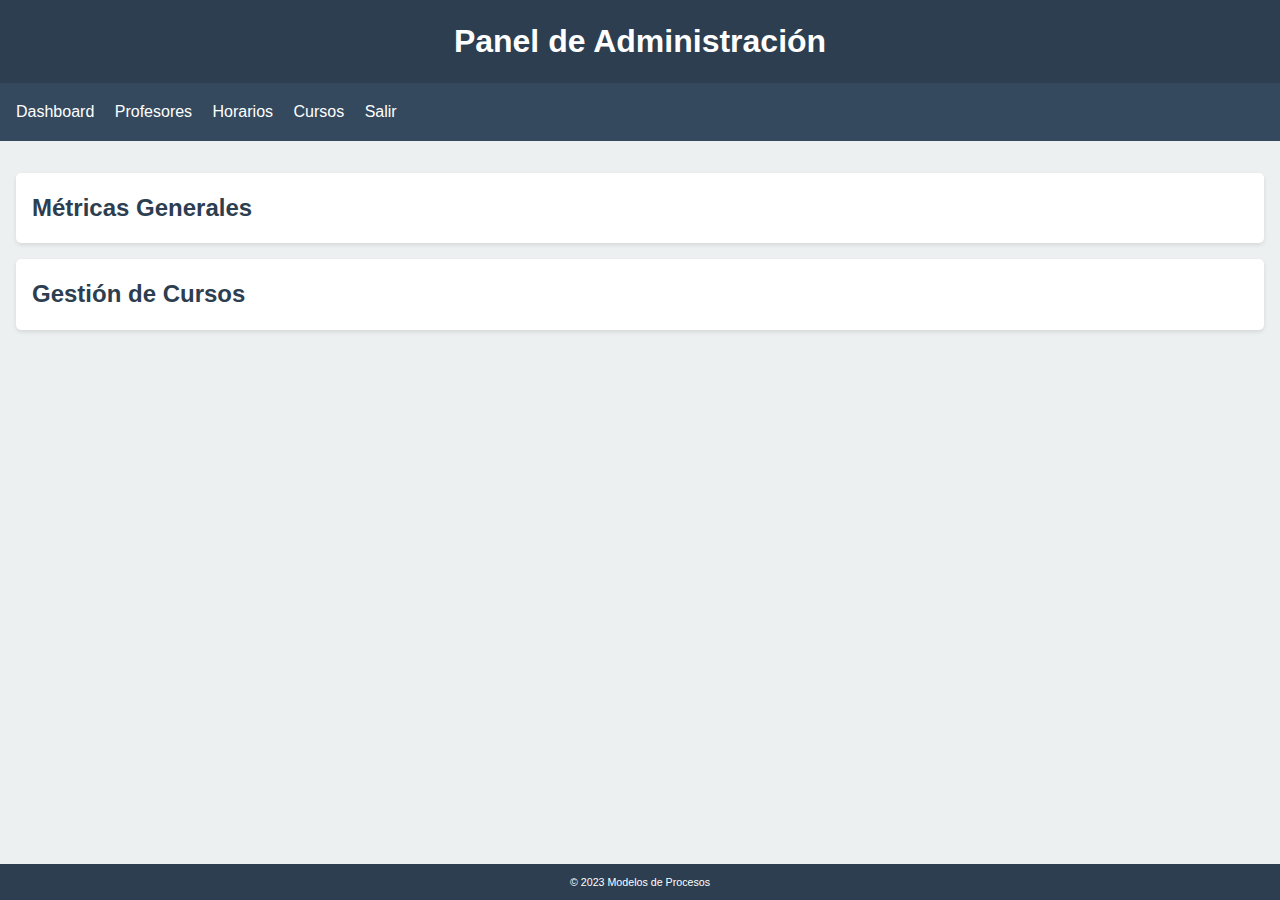
<file: admin/index.html>
<!DOCTYPE html>
<html lang="es">
<head>
    <meta charset="UTF-8">
    <meta name="viewport" content="width=device-width, initial-scale=1.0">
    <title>Admin - Dashboard</title>
    <link rel="stylesheet" href="styles.css">
    <script src="scripts.js" defer></script>
    <style>
        :root {
            --primary: #2C3E50;    /* Header y footer */
            --secondary: #34495E;   /* Navegación */
            --accent: #3498DB;      /* Botones y elementos interactivos */
            --background: #ECF0F1;  /* Fondo general */
            --success: #27AE60;     /* Botones de confirmación */
        }
    </style>
</head>
<body>
    <header>
        <h1>Panel de Administración</h1>
    </header>
    <nav>
        <ul>
            <li><a href="index.html">Dashboard</a></li>
            <li><a href="profesores.html">Profesores</a></li>
            <li><a href="horarios.html">Horarios</a></li>
            <li><a href="cursos.html">Cursos</a></li>
            <li><a href="../index.html">Salir</a></li>

        </ul>
    </nav>
    <main>
        <section id="dashboard">
            <h2>Métricas Generales</h2>
            <!-- Aquí se mostrarán las métricas generales -->
        </section>
        <section>
            <h2>Gestión de Cursos</h2>
            <!-- Contenido específico para el administrador -->
        </section>
    </main>
    <footer>
        <small>&copy; 2023 Modelos de Procesos</small>
    </footer>
    <div id="notification" class="hidden"></div>
</body>
</html>
</file>
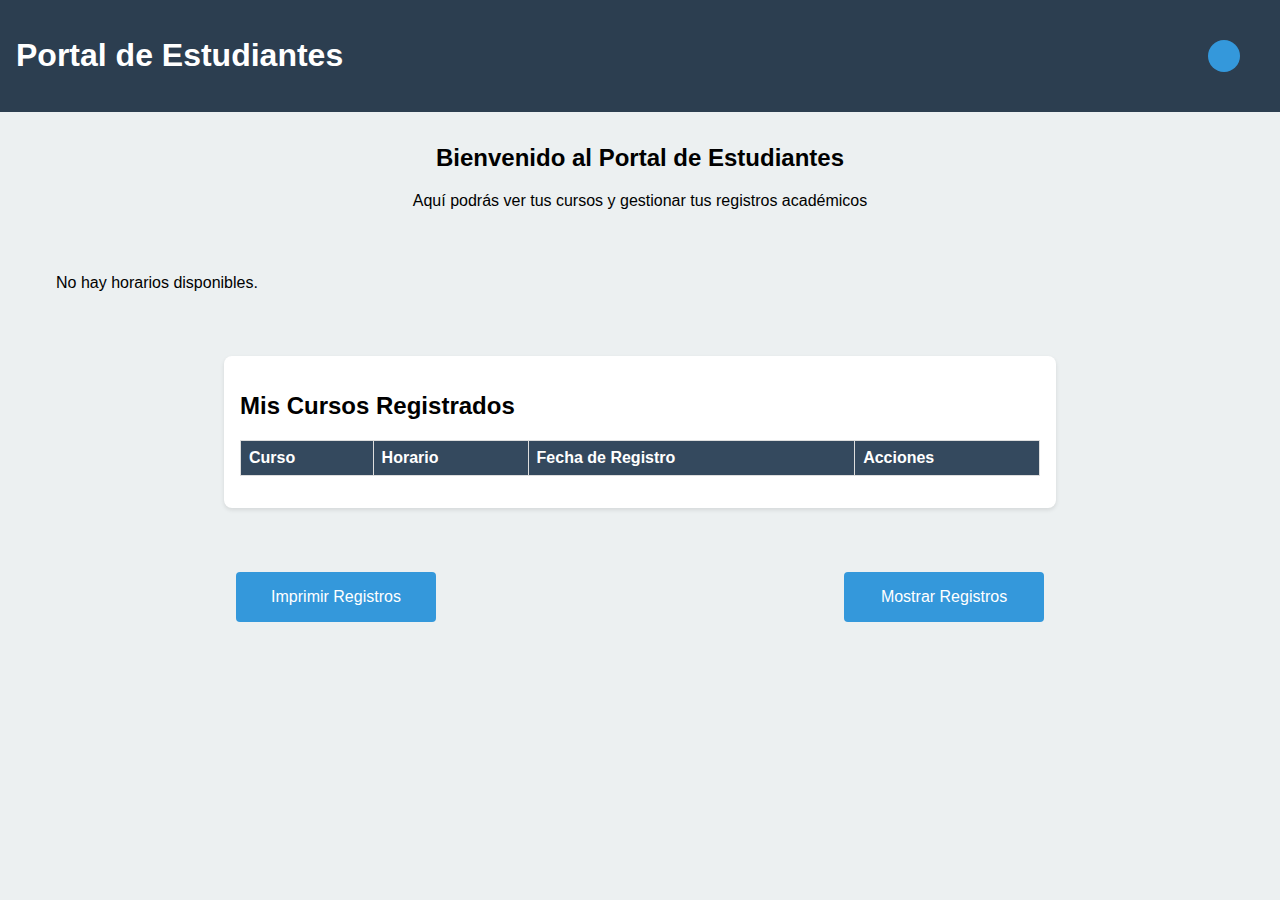
<file: estudiantes/index.html>
<!DOCTYPE html>
<html lang="es">
<head>
    <meta charset="UTF-8">
    <meta name="viewport" content="width=device-width, initial-scale=1.0">
    <title>Portal de Estudiantes</title>
    <style>
        :root {
            --primary: #2c3e50;
            --secondary: #34495e;
            --accent: #3498db;
            --background: #ecf0f1;
        }

        body {
            margin: 0;
            padding: 0;
            font-family: Arial, sans-serif;
            background-color: var(--background);
        }

        header {
            background-color: var(--primary);
            color: white;
            padding: 1rem;
            display: flex;
            justify-content: space-between;
            align-items: center;
        }

        main {
            max-width: 1200px;
            margin: 2rem auto;
            padding: 0 1rem;
        }

        .welcome-section {
            text-align: center;
            margin-bottom: 2rem;
        }

        .courses-grid {
            display: grid;
            grid-template-columns: repeat(auto-fit, minmax(300px, 1fr));
            gap: 1rem;
            padding: 1rem;
        }

        .course-card {
            background: white;
            border-radius: 8px;
            padding: 1rem;
            box-shadow: 0 2px 4px rgba(0,0,0,0.1);
        }

        .course-card h3 {
            color: var(--primary);
            margin-top: 0;
        }

        .button {
            background-color: var(--accent);
            color: white;
            padding: 0.5rem 1rem;
            border: none;
            border-radius: 4px;
            cursor: pointer;
        }

        .button:hover {
            background-color: var(--secondary);
        }

        /* Estilos para el menú de usuario */
        .user-dropdown {
            position: relative;
            display: inline-block;
        }

        .user-info {
            display: flex;
            align-items: center;
            gap: 0.5rem;
            cursor: pointer;
            padding: 0.5rem 1rem;
            border-radius: 0.5rem;
            color: white;
        }

        .user-info:hover {
            background-color: var(--secondary);
        }

        .user-avatar {
            width: 32px;
            height: 32px;
            border-radius: 50%;
            background-color: var(--accent);
            display: flex;
            align-items: center;
            justify-content: center;
            font-weight: bold;
        }

        .dropdown-content {
            display: none;
            position: absolute;
            right: 0;
            background-color: white;
            min-width: 160px;
            box-shadow: 0 8px 16px rgba(0,0,0,0.1);
            border-radius: 0.5rem;
            z-index: 1;
        }

        .dropdown-content a {
            color: var(--primary);
            padding: 12px 16px;
            text-decoration: none;
            display: block;
        }

        .dropdown-content a:hover {
            background-color: var(--background);
        }

        .show {
            display: block;
        }

        /* Estilos para la tabla de registros */
        .print-table {
            width: 100%;
            border-collapse: collapse;
            margin: 1rem 0;
        }

        .print-table th,
        .print-table td {
            border: 1px solid #ddd;
            padding: 8px;
            text-align: left;
        }

        .print-table th {
            background-color: var(--secondary);
            color: white;
        }

        @media print {
            body * {
                visibility: hidden;
            }
            .print-content, .print-content * {
                visibility: visible;
            }
            .print-content {
                position: absolute;
                left: 0;
                top: 0;
            }
        }

        .user-menu {
            position: absolute;
            top: 1rem;
            right: 1rem;
            z-index: 100;
        }

        .user-button {
            background: none;
            border: none;
            color: white;
            cursor: pointer;
            padding: 0.5rem 1rem;
            font-size: 1rem;
            display: flex;
            align-items: center;
            gap: 0.5rem;
        }

        .user-menu-content {
            display: none;
            position: absolute;
            right: 0;
            top: 100%;
            background-color: white;
            box-shadow: 0 2px 5px rgba(0,0,0,0.2);
            border-radius: 4px;
            min-width: 150px;
        }

        .user-menu-content a {
            display: block;
            padding: 0.5rem 1rem;
            color: #333;
            text-decoration: none;
        }

        .user-menu-content a:hover {
            background-color: #f0f0f0;
        }

        .show {
            display: block;
        }
        
        .print-button {
            display: block;
            width: 200px;
            margin: 2rem auto;
            padding: 1rem;
            background-color: var(--accent);
            color: white;
            border: none;
            border-radius: 4px;
            cursor: pointer;
            font-size: 1rem;
            text-align: center;
        }

        .print-button:hover {
            background-color: var(--secondary);
        }

        .buttons-container {
            display: flex;
            justify-content: center;
            gap: 1rem;
            margin: 2rem auto;
        }

        .registros-section {
            max-width: 800px;
            margin: 2rem auto;
            padding: 1rem;
            background-color: white;
            border-radius: 8px;
            box-shadow: 0 2px 4px rgba(0,0,0,0.1);
            display: none;
        }

        .registros-section.visible {
            display: block;
        }
    </style>
</head>
<body>
    <header>
        <h1>Portal de Estudiantes</h1>
        <!-- Mantener el menú de usuario existente -->
        <div class="user-dropdown">
            <div class="user-info" onclick="toggleDropdown()">
                <div class="user-avatar" id="userInitials"></div>
                <span id="userName"></span>
            </div>
            <div class="dropdown-content" id="userDropdown">
                <a href="#" onclick="handleLogout()">Salir</a>
            </div>
        </div>
    </header>

    <main>
        <section class="welcome-section">
            <h2>Bienvenido al Portal de Estudiantes</h2>
            <p>Aquí podrás ver tus cursos y gestionar tus registros académicos</p>
        </section>

        <section class="courses-grid">
            <div class="course-card">
                <h3>Matemáticas</h3>
                <p>Horario: 8:00 AM - 10:00 AM</p>
                <button class="button" onclick="registrarCurso('Matemáticas', '8:00 AM - 10:00 AM')">Registrar</button>
            </div>
            <div class="course-card">
                <h3>Historia</h3>
                <p>Horario: 10:30 AM - 12:30 PM</p>
                <button class="button" onclick="registrarCurso('Historia', '10:30 AM - 12:30 PM')">Registrar</button>
            </div>
            <div class="course-card">
                <h3>Ciencias</h3>
                <p>Horario: 2:00 PM - 4:00 PM</p>
                <button class="button" onclick="registrarCurso('Ciencias', '2:00 PM - 4:00 PM')">Registrar</button>
            </div>
        </section>

        <!-- Modificar la sección de la tabla de registros -->
        <section class="registros-section" style="display: block; margin-top: 2rem;">
            <h2>Mis Cursos Registrados</h2>
            <table class="print-table">
                <thead>
                    <tr>
                        <th>Curso</th>
                        <th>Horario</th>
                        <th>Fecha de Registro</th>
                        <th>Acciones</th>
                    </tr>
                </thead>
                <tbody id="cursosRegistrados">
                </tbody>
            </table>
        </section>

        <div class="buttons-container">
            <button class="print-button" onclick="imprimirRegistros()">
                Imprimir Registros
            </button>
            <button class="print-button" onclick="mostrarRegistros()">
                Mostrar Registros
            </button>
        </div>

        <section id="registrosSection" class="registros-section">
            <h2>Registros de Estudiante</h2>
            <table class="print-table">
                <thead>
                    <tr>
                        <th>Curso</th>
                        <th>Horario</th>
                        <th>Fecha de Registro</th>
                    </tr>
                </thead>
                <tbody id="registrosTableBody">
                </tbody>
            </table>
        </section>
    </main>

    <!-- Contenedor oculto para la impresión -->
    <div id="printArea" style="display: none;">
        <div class="print-content">
            <h2>Registros de Estudiante</h2>
            <table class="print-table">
                <thead>
                    <tr>
                        <th>Curso</th>
                        <th>Horario</th>
                        <th>Fecha de Registro</th>
                    </tr>
                </thead>
                <tbody id="registrosBody">
                </tbody>
            </table>
        </div>
    </div>

    <script>
        document.addEventListener('DOMContentLoaded', function() {
    cargarHorariosDisponibles();
});

// Función para cargar horarios en el portal de estudiantes
function cargarHorariosDisponibles() {
    const cursosGrid = document.querySelector('.courses-grid');
    cursosGrid.innerHTML = '';

    const horarios = JSON.parse(localStorage.getItem('horarios')) || [];

    if (horarios.length === 0) {
        cursosGrid.innerHTML = '<p>No hay horarios disponibles.</p>';
        return;
    }

    horarios.forEach(h => {
        const div = document.createElement('div');
        div.classList.add('course-card');
        div.innerHTML = `
            <h3>${h.curso}</h3>
            <p>Horario: ${h.horario}</p>
            <button class="button" onclick="registrarCurso('${h.curso}', '${h.horario}')">Registrar</button>
        `;
        cursosGrid.appendChild(div);
    });
}

        // Función para obtener iniciales del nombre
        function getInitials(name) {
            return name
                .split(' ')
                .map(word => word[0])
                .join('')
                .toUpperCase();
        }

        // Mostrar información del usuario
        document.addEventListener('DOMContentLoaded', function() {
            const users = JSON.parse(localStorage.getItem('users')) || [];
            const currentUser = users[users.length - 1];
            if (currentUser) {
                document.getElementById('userName').textContent = currentUser.fullName;
                document.getElementById('userInitials').textContent = getInitials(currentUser.fullName);
            }
        });

        // Toggle dropdown
        function toggleDropdown() {
            document.getElementById('userDropdown').classList.toggle('show');
        }

        // Cerrar dropdown al hacer clic fuera
        window.onclick = function(event) {
            if (!event.target.matches('.user-info') && !event.target.matches('.user-info *')) {
                const dropdowns = document.getElementsByClassName('dropdown-content');
                for (let dropdown of dropdowns) {
                    if (dropdown.classList.contains('show')) {
                        dropdown.classList.remove('show');
                    }
                }
            }
        }

        // Función para imprimir registros
        function imprimirRegistros() {
            const registros = JSON.parse(localStorage.getItem('registros')) || [];
            const tbody = document.getElementById('registrosBody');
            tbody.innerHTML = '';

            registros.forEach(registro => {
                const tr = document.createElement('tr');
                tr.innerHTML = `
                    <td>${registro.curso}</td>
                    <td>${registro.horario}</td>
                    <td>${new Date().toLocaleDateString()}</td>
                `;
                tbody.appendChild(tr);
            });

            // Imprimir
            const printArea = document.getElementById('printArea');
            printArea.style.display = 'block';
            window.print();
            printArea.style.display = 'none';
        }

        function handleLogout() {
            window.location.href = "../index.html";
        }

        function toggleMenu() {
            document.getElementById('userMenuContent').classList.toggle('show');
        }

        function cerrarSesion() {
            window.location.href = '../index.html';
        }

        // Cerrar el menú si se hace clic fuera de él
        window.onclick = function(event) {
            if (!event.target.matches('.user-button')) {
                var dropdowns = document.getElementsByClassName("user-menu-content");
                for (var i = 0; i < dropdowns.length; i++) {
                    var openDropdown = dropdowns[i];
                    if (openDropdown.classList.contains('show')) {
                        openDropdown.classList.remove('show');
                    }
                }
            }
        }

        // Mostrar el nombre del usuario actual
        document.addEventListener('DOMContentLoaded', function() {
            const users = JSON.parse(localStorage.getItem('users')) || [];
            const currentUser = users[users.length - 1];
            if (currentUser) {
                document.getElementById('userName').textContent = currentUser.fullName;
            }
        });

        // Reemplazar la función registrarCurso
        function registrarCurso(curso, horario) {
    const users = JSON.parse(localStorage.getItem('users')) || [];
    const currentUser = users.length > 0 ? users[users.length - 1] : null;

    if (!currentUser) {
        alert('Debes iniciar sesión para registrar un curso.');
        window.location.href = "../index.html"; // Redirigir a la página de inicio de sesión
        return;
    }

    const registros = JSON.parse(localStorage.getItem('registros')) || [];

    // Verificar si el curso ya está registrado
    const cursoExistente = registros.find(r => r.curso === curso && r.estudiante === currentUser.fullName);
    if (cursoExistente) {
        alert(`Ya estás registrado en el curso de ${curso}`);
        return;
    }

    // Verificar conflicto de horarios
    const horarioExistente = registros.find(r => r.horario === horario && r.estudiante === currentUser.fullName);
    if (horarioExistente) {
        alert(`Ya tienes un curso registrado en el horario ${horario} (${horarioExistente.curso})`);
        return;
    }

    // Agregar nuevo registro con el nombre del estudiante
    registros.push({
        curso: curso,
        horario: horario,
        fecha: new Date().toLocaleDateString(),
        estudiante: currentUser.fullName // Guardar el nombre del estudiante en el registro
    });

    localStorage.setItem('registros', JSON.stringify(registros));
    
    actualizarTablaRegistros();
    alert(`Te has registrado exitosamente en ${curso}`);
}


        // Modificar la función actualizarTablaRegistros
        function actualizarTablaRegistros() {
            const registros = JSON.parse(localStorage.getItem('registros')) || [];
            const tbody = document.getElementById('cursosRegistrados');
            tbody.innerHTML = '';
            
            registros.forEach((registro, index) => {
                const tr = document.createElement('tr');
                tr.innerHTML = `
                    <td>${registro.curso}</td>
                    <td>${registro.horario}</td>
                    <td>${registro.fecha}</td>
                    <td>
                        <button class="button" 
                                style="background-color: #e74c3c;" 
                                onclick="eliminarCurso(${index})">
                            Eliminar
                        </button>
                    </td>
                `;
                tbody.appendChild(tr);
            });
        }

        // Agregar la función eliminarCurso
        function eliminarCurso(index) {
            if (confirm('¿Estás seguro de que deseas eliminar este curso?')) {
                const registros = JSON.parse(localStorage.getItem('registros')) || [];
                registros.splice(index, 1);
                localStorage.setItem('registros', JSON.stringify(registros));
                actualizarTablaRegistros();
            }
        }

        // Llamar a actualizarTablaRegistros cuando se carga la página
        document.addEventListener('DOMContentLoaded', function() {
            // ...existing DOMContentLoaded code...
            actualizarTablaRegistros();
        });

        function mostrarRegistros() {
            const registros = JSON.parse(localStorage.getItem('registros')) || [];
            const tbody = document.getElementById('registrosTableBody');
            const section = document.getElementById('registrosSection');
            
            tbody.innerHTML = '';
            
            registros.forEach(registro => {
                const tr = document.createElement('tr');
                tr.innerHTML = `
                    <td>${registro.curso}</td>
                    <td>${registro.horario}</td>
                    <td>${registro.fecha}</td>
                `;
                tbody.appendChild(tr);
            });
            
            section.classList.toggle('visible');
        }
    </script>
</body>
</html>
</file>
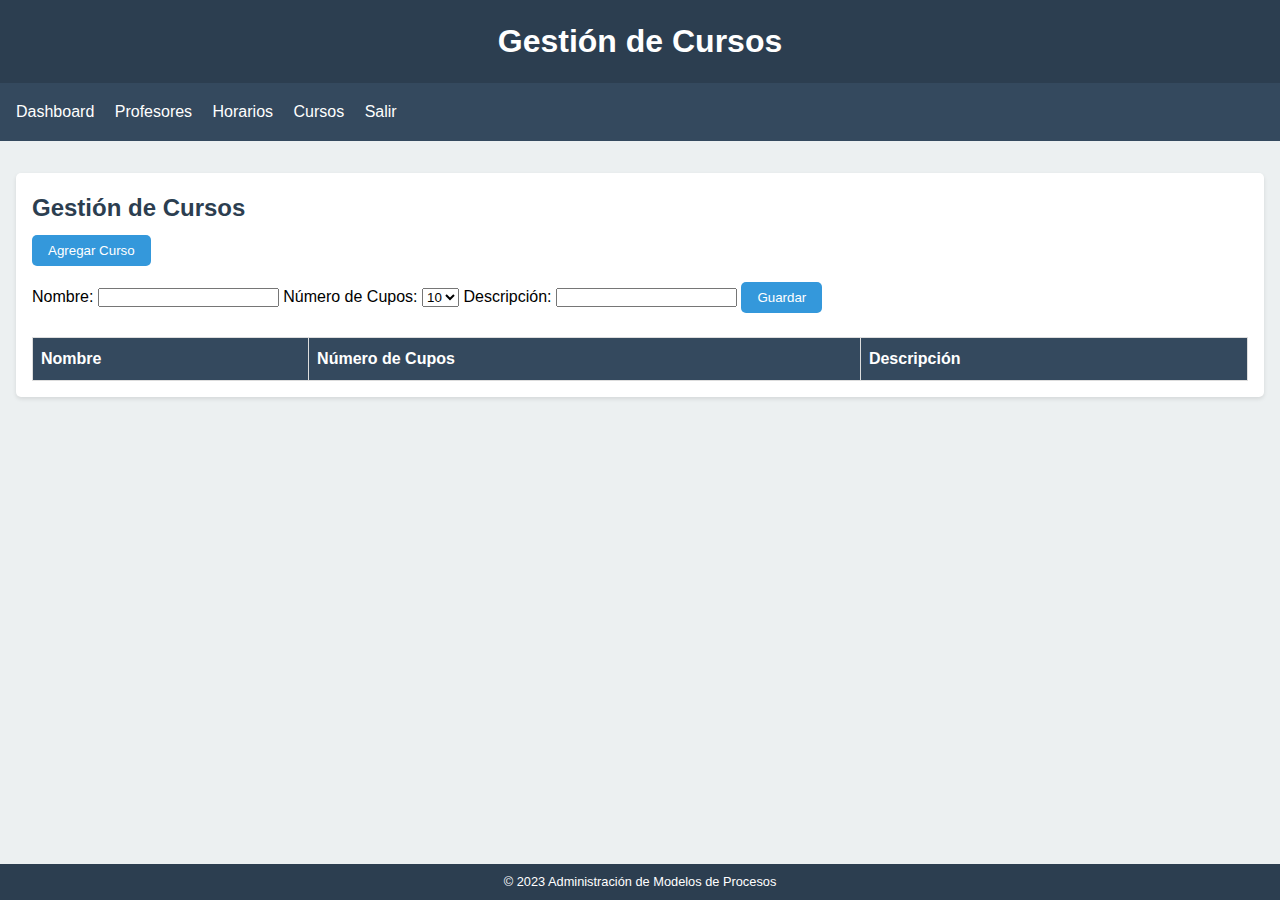
<file: admin/cursos.html>
<!DOCTYPE html>
<html lang="es">
<head>
    <meta charset="UTF-8">
    <meta name="viewport" content="width=device-width, initial-scale=1.0">
    <title>Admin - Gestión de Cursos</title>
    <link rel="stylesheet" href="styles.css">
    <script src="scripts.js" defer></script>
</head>
<body>
    <header>
        <h1>Gestión de Cursos</h1>
    </header>
    <nav>
        <ul>
            <li><a href="index.html">Dashboard</a></li>
            <li><a href="profesores.html">Profesores</a></li>
            <li><a href="horarios.html">Horarios</a></li>
            <li><a href="cursos.html">Cursos</a></li>
            <li><a href="../index.html">Salir</a></li>
        </ul>
    </nav>
    <main>
        <section id="cursos">
            <h2>Gestión de Cursos</h2>
            <button onclick="toggleForm('cursoForm')">Agregar Curso</button>
            <form id="cursoForm" class="hidden" onsubmit="addCurso(event)">
                <label for="nombreCurso">Nombre:</label>
                <input type="text" id="nombreCurso" required>
                <label for="numCupos">Número de Cupos:</label>
                <select id="numCupos" required>
                    <option value="10">10</option>
                    <option value="20">20</option>
                    <option value="30">30</option>
                    <option value="40">40</option>
                </select>
                <label for="descripcion">Descripción:</label>
                <input type="text" id="descripcion" required>
                <button type="submit">Guardar</button>
            </form>
            <table>
                <thead>
                    <tr>
                        <th>Nombre</th>
                        <th>Número de Cupos</th>
                        <th>Descripción</th>
                    </tr>
                </thead>
                <tbody id="cursosTableBody">
                    <!-- Datos de cursos -->
                </tbody>
            </table>
        </section>
    </main>
    <footer>
        <p>&copy; 2023 Administración de Modelos de Procesos</p>
    </footer>
    <div id="notification" class="hidden"></div>
</body>
</html>
</file>
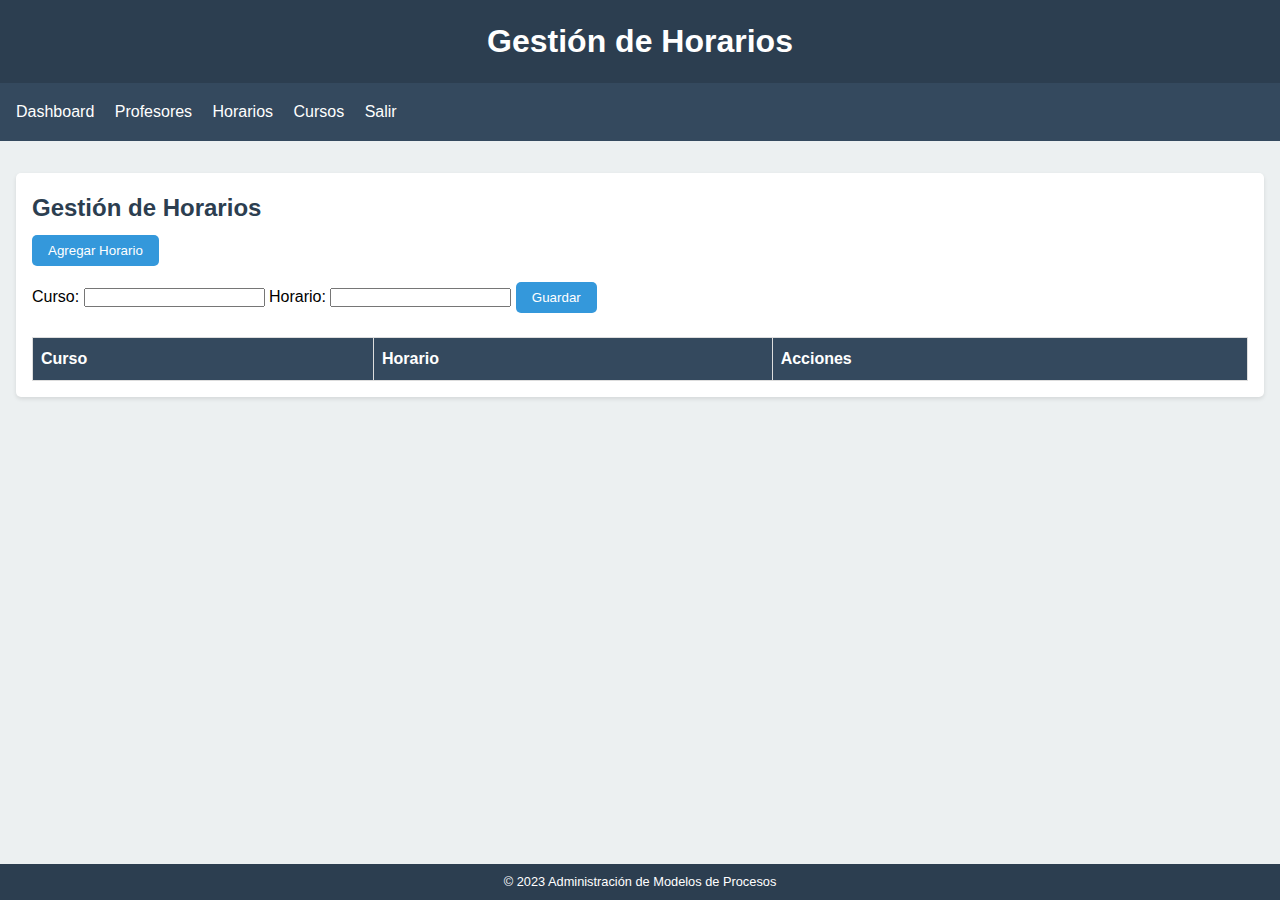
<file: admin/horarios.html>
<!DOCTYPE html>
<html lang="es">
<head>
    <meta charset="UTF-8">
    <meta name="viewport" content="width=device-width, initial-scale=1.0">
    <title>Admin - Gestión de Horarios</title>
    <link rel="stylesheet" href="styles.css">
    <script src="scripts.js" defer></script>
</head>
<body>
    <header>
        <h1>Gestión de Horarios</h1>
    </header>
    <nav>
        <ul>
            <li><a href="index.html">Dashboard</a></li>
            <li><a href="profesores.html">Profesores</a></li>
            <li><a href="horarios.html">Horarios</a></li>
            <li><a href="cursos.html">Cursos</a></li>
            <li><a href="../index.html">Salir</a></li>
        </ul>
    </nav>
    <main>
        <section id="horarios">
            <h2>Gestión de Horarios</h2>
            <button onclick="toggleForm('horarioForm')">Agregar Horario</button>
            <form id="horarioForm" class="hidden" onsubmit="addHorario(event)">
                <label for="curso">Curso:</label>
                <input type="text" id="curso" required>
                <label for="horario">Horario:</label>
                <input type="text" id="horario" required>
                <button type="submit">Guardar</button>
            </form>
            <table>
                <thead>
                    <tr>
                        <th>Curso</th>
                        <th>Horario</th>
                        <th>Acciones</th>
                    </tr>
                </thead>
                <tbody id="horariosTableBody">
                    <!-- Datos de horarios -->
                </tbody>
            </table>
        </section>
    </main>
    <footer>
        <p>&copy; 2023 Administración de Modelos de Procesos</p>
    </footer>
    <div id="notification" class="hidden"></div>
</body>
</html>
</file>
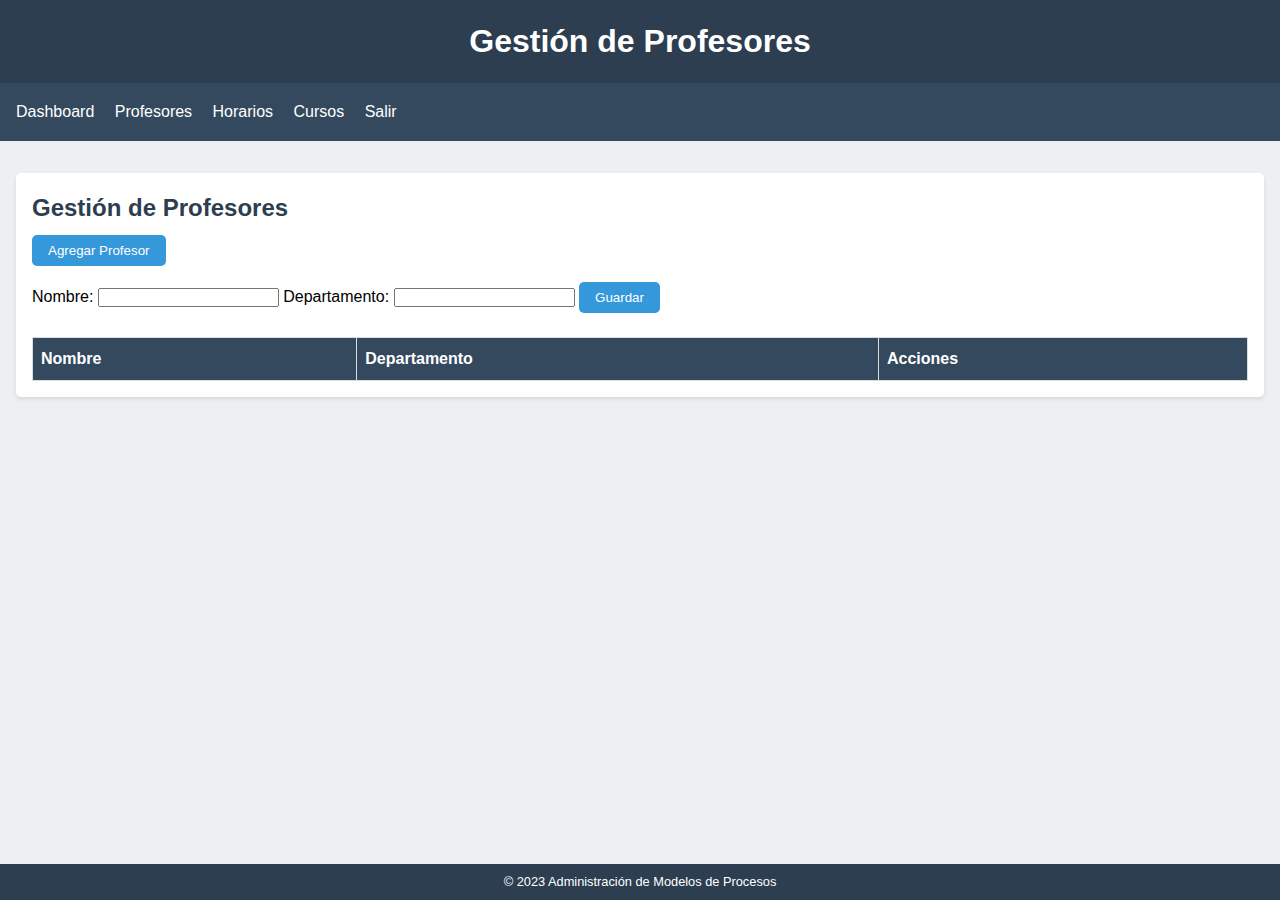
<file: admin/profesores.html>
<!DOCTYPE html>
<html lang="es">
<head>
    <meta charset="UTF-8">
    <meta name="viewport" content="width=device-width, initial-scale=1.0">
    <title>Admin - Gestión de Profesores</title>
    <link rel="stylesheet" href="styles.css">
    <script src="scripts.js" defer></script>
</head>
<body>
    <header>
        <h1>Gestión de Profesores</h1>
    </header>
    <nav>
        <ul>
            <li><a href="index.html">Dashboard</a></li>
            <li><a href="profesores.html">Profesores</a></li>
            <li><a href="horarios.html">Horarios</a></li>
            <li><a href="cursos.html">Cursos</a></li>
            <li><a href="../index.html">Salir</a></li>
        </ul>
    </nav>
    <main>
        <section id="profesores">
            <h2>Gestión de Profesores</h2>
            <button onclick="toggleForm('profesorForm')">Agregar Profesor</button>
            <form id="profesorForm" class="hidden" onsubmit="addProfesor(event)">
                <label for="nombre">Nombre:</label>
                <input type="text" id="nombre" required>
                <label for="departamento">Departamento:</label>
                <input type="text" id="departamento" required>
                <button type="submit">Guardar</button>
            </form>
            <table>
                <thead>
                    <tr>
                        <th>Nombre</th>
                        <th>Departamento</th>
                        <th>Acciones</th>
                    </tr>
                </thead>
                <tbody id="profesoresTableBody">
                    <!-- Datos de profesores -->
                </tbody>
            </table>
        </section>
    </main>
    <footer>
        <p>&copy; 2023 Administración de Modelos de Procesos</p>
    </footer>
    <div id="notification" class="hidden"></div>
</body>
</html>
</file>
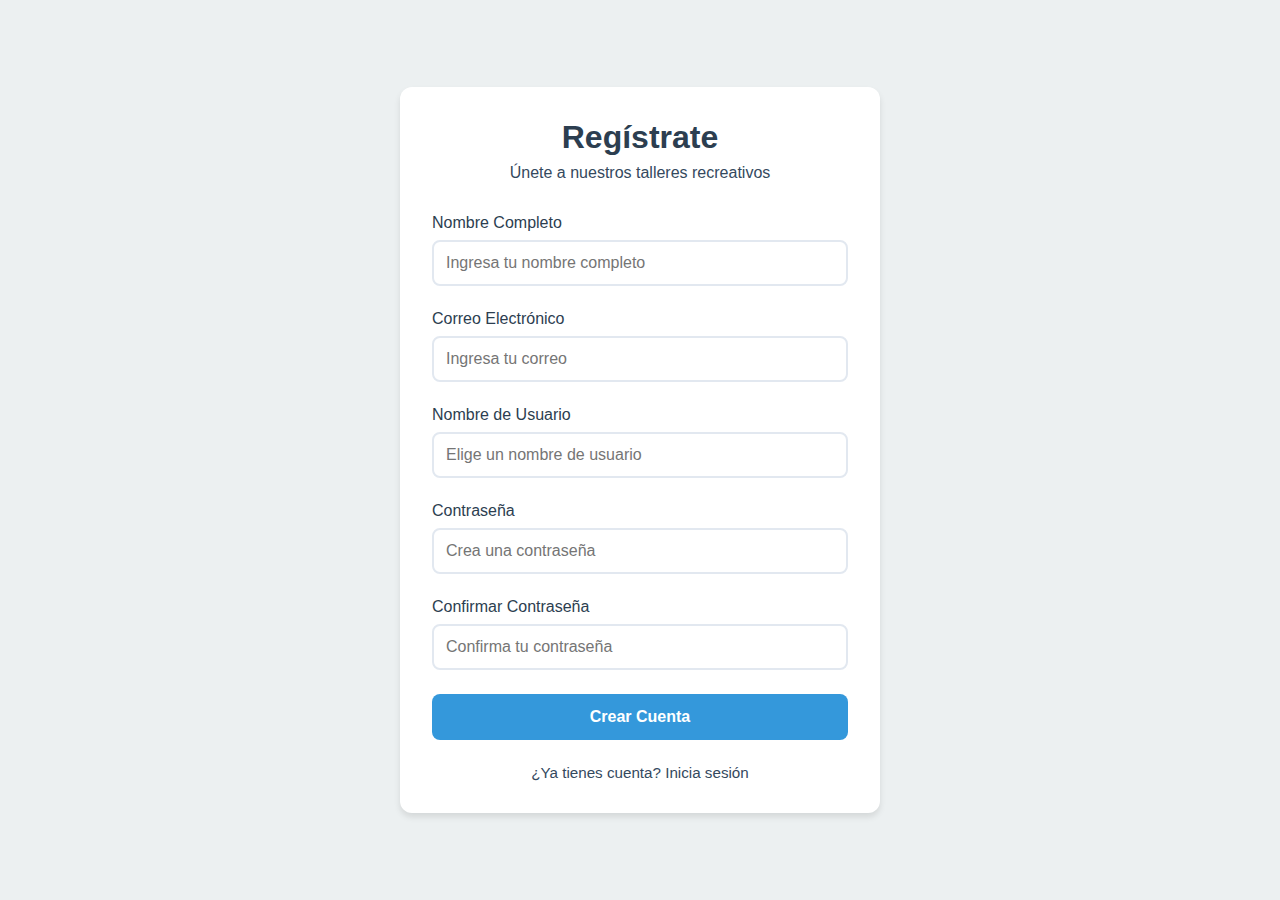
<file: estudiantes/registroAlumnos.html>
<!DOCTYPE html>
<html lang="es">
<head>
    <meta charset="UTF-8">
    <meta name="viewport" content="width=device-width, initial-scale=1.0">
    <title>Registro - Talleres Recreativos</title>
    <style>
        :root {
            --primary: #2C3E50;
            --secondary: #34495E;
            --accent: #3498DB;
            --background: #ECF0F1;
            --success: #27AE60;
        }

        * {
            margin: 0;
            padding: 0;
            box-sizing: border-box;
            font-family: 'Segoe UI', Tahoma, Geneva, Verdana, sans-serif;
        }

        body {
            background-color: var(--background);
            min-height: 100vh;
            display: flex;
            justify-content: center;
            align-items: center;
            padding: 20px;
        }

        .register-container {
            background: white;
            padding: 2rem;
            border-radius: 12px;
            box-shadow: 0 4px 6px rgba(0, 0, 0, 0.1);
            width: 100%;
            max-width: 480px;
        }

        .register-header {
            text-align: center;
            margin-bottom: 2rem;
        }

        .register-header h2 {
            color: var(--primary);
            font-size: 2rem;
            margin-bottom: 0.5rem;
        }

        .register-header p {
            color: var(--secondary);
            font-size: 1rem;
        }

        .form-group {
            margin-bottom: 1.5rem;
        }

        label {
            display: block;
            color: var(--primary);
            margin-bottom: 0.5rem;
            font-weight: 500;
        }

        input {
            width: 100%;
            padding: 0.75rem;
            border: 2px solid #e2e8f0;
            border-radius: 8px;
            font-size: 1rem;
            transition: border-color 0.3s ease;
        }

        input:focus {
            outline: none;
            border-color: var(--accent);
        }

        .submit-btn {
            background-color: var(--accent);
            color: white;
            width: 100%;
            padding: 0.875rem;
            border: none;
            border-radius: 8px;
            font-size: 1rem;
            font-weight: 600;
            cursor: pointer;
            transition: background-color 0.3s ease;
        }

        .submit-btn:hover {
            background-color: #2980b9;
        }

        .login-link {
            display: block;
            text-align: center;
            margin-top: 1.5rem;
            color: var(--secondary);
            text-decoration: none;
            font-size: 0.95rem;
        }

        .login-link:hover {
            color: var(--accent);
        }

        @media (max-width: 640px) {
            .register-container {
                padding: 1.5rem;
            }

            .register-header h2 {
                font-size: 1.75rem;
            }

            input {
                padding: 0.625rem;
            }
        }
    </style>
</head>
<body>
    <div class="register-container">
        <div class="register-header">
            <h2>Regístrate</h2>
            <p>Únete a nuestros talleres recreativos</p>
        </div>
        
        <form id="registerForm">
            <div class="form-group">
                <label for="fullName">Nombre Completo</label>
                <input type="text" id="fullName" placeholder="Ingresa tu nombre completo" required>
            </div>

            <div class="form-group">
                <label for="email">Correo Electrónico</label>
                <input type="email" id="email" placeholder="Ingresa tu correo" required>
            </div>

            <div class="form-group">
                <label for="username">Nombre de Usuario</label>
                <input type="text" id="username" placeholder="Elige un nombre de usuario" required>
            </div>

            <div class="form-group">
                <label for="password">Contraseña</label>
                <input type="password" id="password" placeholder="Crea una contraseña" required>
            </div>

            <div class="form-group">
                <label for="confirmPassword">Confirmar Contraseña</label>
                <input type="password" id="confirmPassword" placeholder="Confirma tu contraseña" required>
            </div>

            <button type="submit" class="submit-btn">Crear Cuenta</button>
        </form>
        
        <a href="../index.html" class="login-link">¿Ya tienes cuenta? Inicia sesión</a>
    </div>

    <script>
        document.getElementById('registerForm').addEventListener('submit', function(event) {
            event.preventDefault();
            
            let fullName = document.getElementById('fullName').value;
            let email = document.getElementById('email').value;
            let username = document.getElementById('username').value;
            let password = document.getElementById('password').value;
            let confirmPassword = document.getElementById('confirmPassword').value;
            
            if (password !== confirmPassword) {
                alert("Las contraseñas no coinciden");
                return;
            }
            
            let users = JSON.parse(localStorage.getItem('users')) || [];
            if (users.some(user => user.username === username)) {
                alert("El nombre de usuario ya existe. Por favor elige otro.");
                return;
            }
            
            users.push({ fullName, email, username, password });
            localStorage.setItem('users', JSON.stringify(users));
            
            alert("Registro exitoso. Por favor inicia sesión con tus credenciales.");
            window.location.href = "../index.html";
        });
    </script>
</body>
</html>
</file>
<file: admin/styles.css>
:root {
    --primary: #2C3E50;    /* Header y footer */
    --secondary: #34495E;   /* Navegación */
    --accent: #3498DB;      /* Botones y elementos interactivos */
    --background: #ECF0F1;  /* Fondo general */
    --success: #27AE60;     /* Botones de confirmación */
}

/* Estilos generales */
* {
    margin: 0;
    padding: 0;
    box-sizing: border-box;
}

body {
    font-family: Arial, sans-serif;
    background-color: var(--background);
    margin: 0;
    padding: 0;
    line-height: 1.6;
    min-height: 100vh;
    display: flex;
    flex-direction: column;
}

header {
    background-color: var(--primary);
    color: white;
    padding: 1rem;
    text-align: center;
}

nav {
    background-color: var(--secondary);
    color: white;
    padding: 1rem;
}

nav ul {
    list-style: none;
    padding: 0;
}

nav ul li {
    display: inline;
    margin-right: 1rem;
}

nav ul li a {
    color: white;
    text-decoration: none;
    transition: color 0.3s ease;
}

nav ul li a:hover {
    color: var(--accent);
}

main {
    padding: 1rem;
}

section {
    background-color: white;
    margin: 1rem 0;
    padding: 1rem;
    border-radius: 5px;
    box-shadow: 0 2px 4px rgba(0, 0, 0, 0.1);
}

h2 {
    margin-top: 0;
    color: var(--primary);
}

button {
    background-color: var(--accent);
    color: white;
    border: none;
    padding: 0.5rem 1rem;
    margin: 0.5rem 0;
    cursor: pointer;
    border-radius: 5px;
    transition: background-color 0.3s ease;
}

button:hover {
    background-color: #2980b9; /* Un tono más oscuro del accent color */
}

button.success, 
.guardar-btn {
    background-color: var(--success);
}

button.success:hover,
.guardar-btn:hover {
    background-color: #219a52; /* Un tono más oscuro del success color */
}

table {
    width: 100%;
    border-collapse: collapse;
    margin-top: 1rem;
}

table, th, td {
    border: 1px solid #ddd;
}

th, td {
    padding: 0.5rem;
    text-align: left;
}

th {
    background-color: var(--secondary);
    color: white;
}

tr:nth-child(even) {
    background-color: #f8f9fa;
}

/* Footer */
footer {
    background-color: var(--primary);
    color: white;
    text-align: center;
    padding: 0.5rem;
    margin-top: auto;
    font-size: 0.8rem;
}

#notification {
    position: fixed;
    top: 1rem;
    right: 1rem;
    background-color: var(--accent);
    color: white;
    padding: 1rem;
    border-radius: 5px;
    box-shadow: 0 2px 4px rgba(0, 0, 0, 0.1);
}

#notification.hidden {
    display: none;
}

/* Estilos responsive */
@media screen and (max-width: 768px) {
    nav ul {
        flex-direction: column;
        padding: 0.5rem;
    }

    nav ul li {
        margin: 0.3rem 0;
    }

    table {
        display: block;
        overflow-x: auto;
    }

    form {
        width: 90%;
        margin: 0 auto;
    }

    input, select {
        width: 100%;
    }

    button {
        width: 100%;
        margin: 0.5rem 0;
    }
}

@media screen and (max-width: 480px) {
    h1 {
        font-size: 1.5rem;
    }

    h2 {
        font-size: 1.2rem;
    }

    main {
        padding: 0.5rem;
    }
}
</file>
